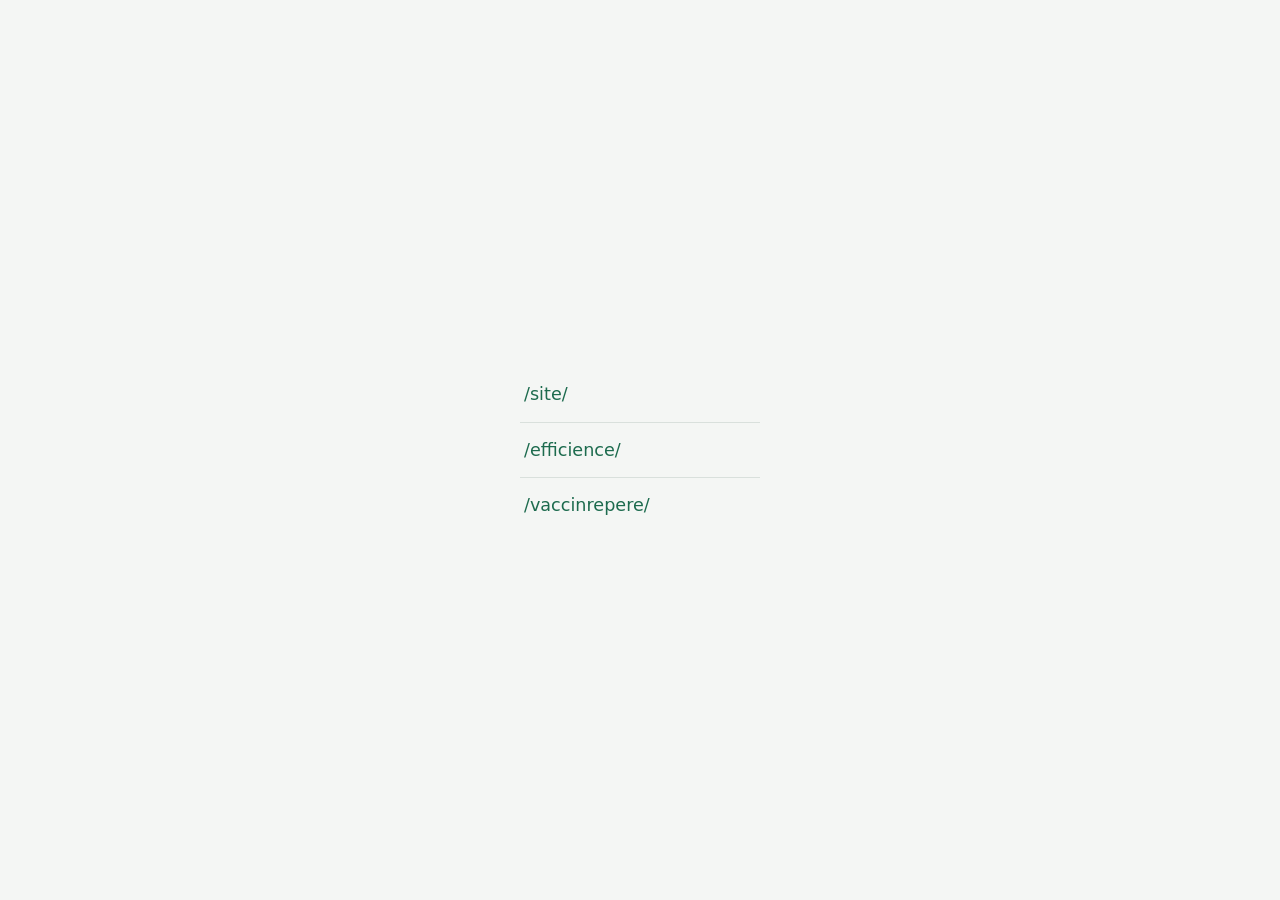
<file: index.html>
<!DOCTYPE html>
<html lang="fr">
<head>
<meta charset="utf-8">
<meta name="viewport" content="width=device-width, initial-scale=1">
<title>bbertrand-pharm</title>
<style>
  :root { --bg: #f4f6f4; --ink: #15211d; --accent: #1d6b4e; --line: #d9e0dc; }
  @media (prefers-color-scheme: dark) { :root { --bg: #0f1614; --ink: #e4ebe7; --accent: #6cc39d; --line: #26332f; } }
  body { margin: 0; min-height: 100vh; display: grid; place-items: center; background: var(--bg); color: var(--ink); font: 1.1rem/1.5 system-ui, -apple-system, "Segoe UI", sans-serif; }
  ul { list-style: none; margin: 0; padding: 0; min-width: 240px; }
  li + li { border-top: 1px solid var(--line); }
  a { display: block; padding: 14px 4px; color: var(--accent); text-decoration: none; font-weight: 500; }
  a:hover, a:focus-visible { text-decoration: underline; }
</style>
</head>
<body>
<ul>
  <li><a href="site/">/site/</a></li>
  <li><a href="efficience/">/efficience/</a></li>
  <li><a href="vaccinrepere/">/vaccinrepere/</a></li>
</ul>
</body>
</html>
</file>
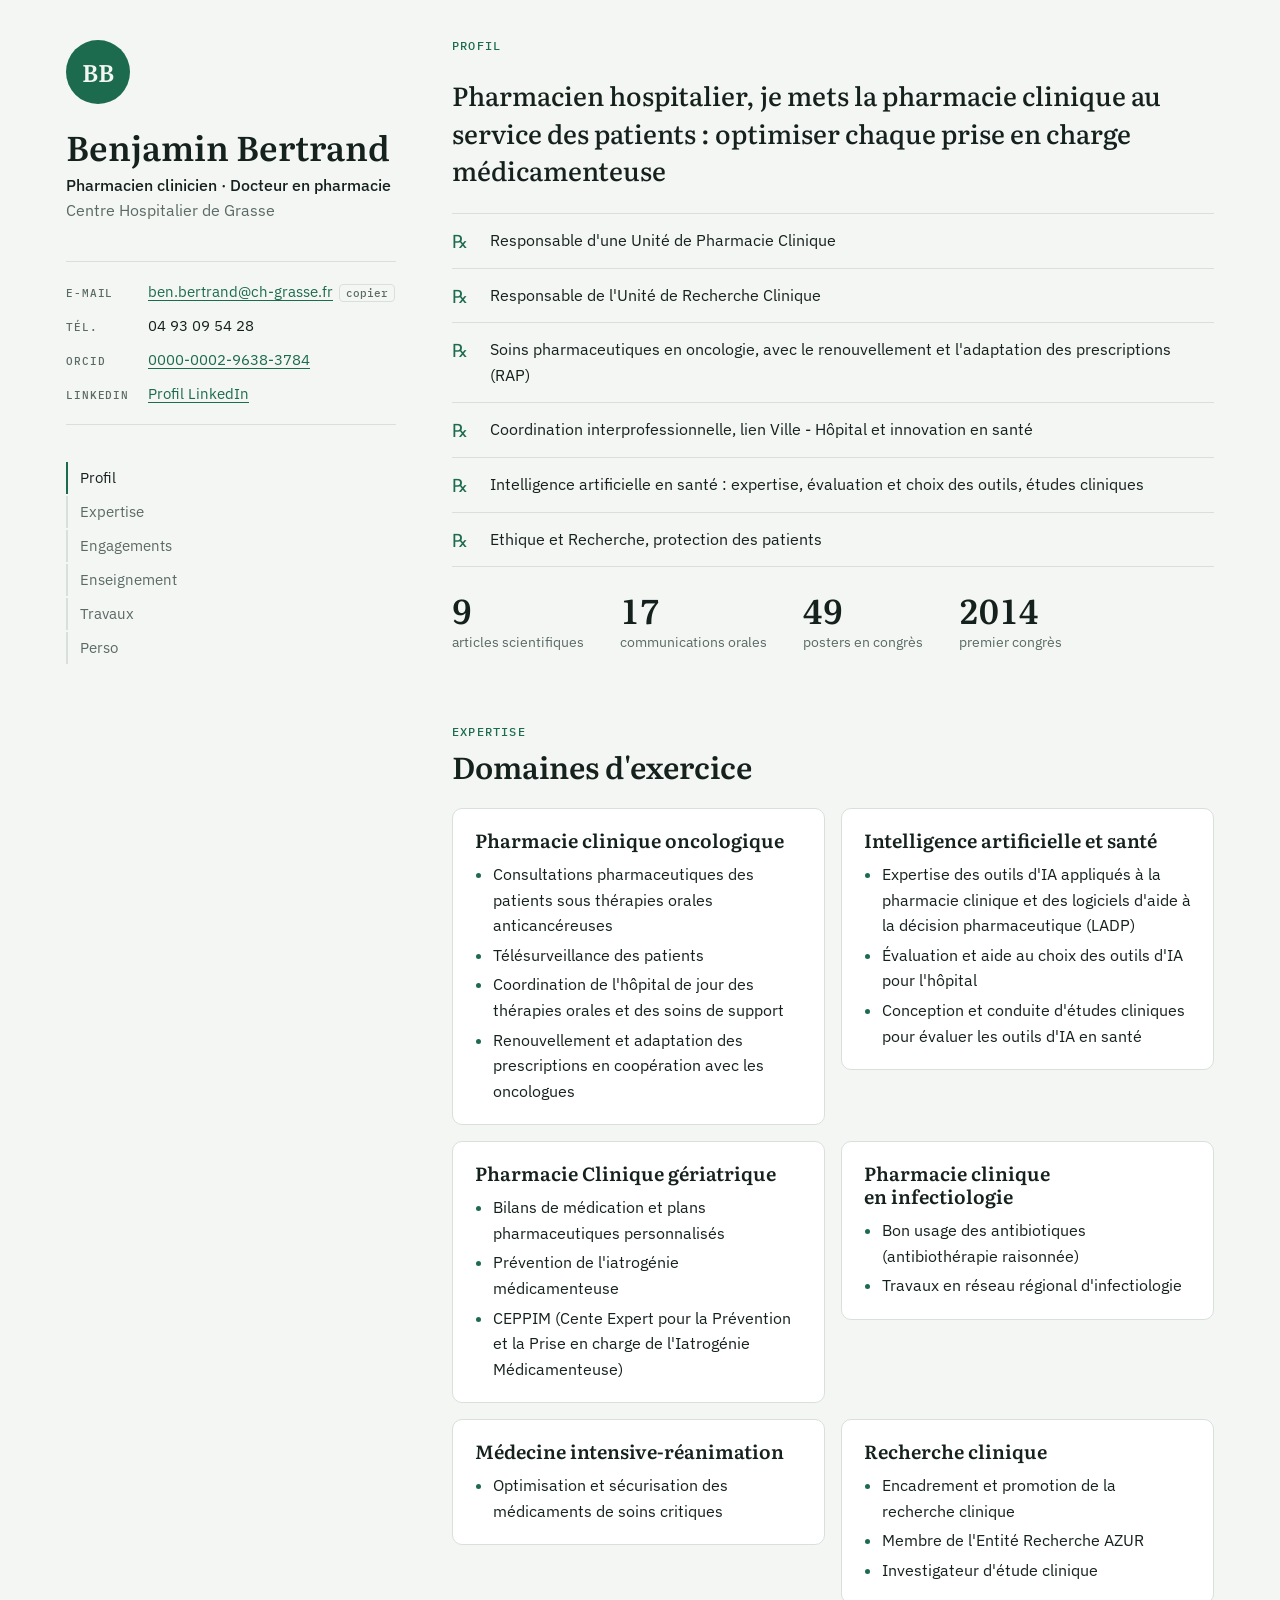
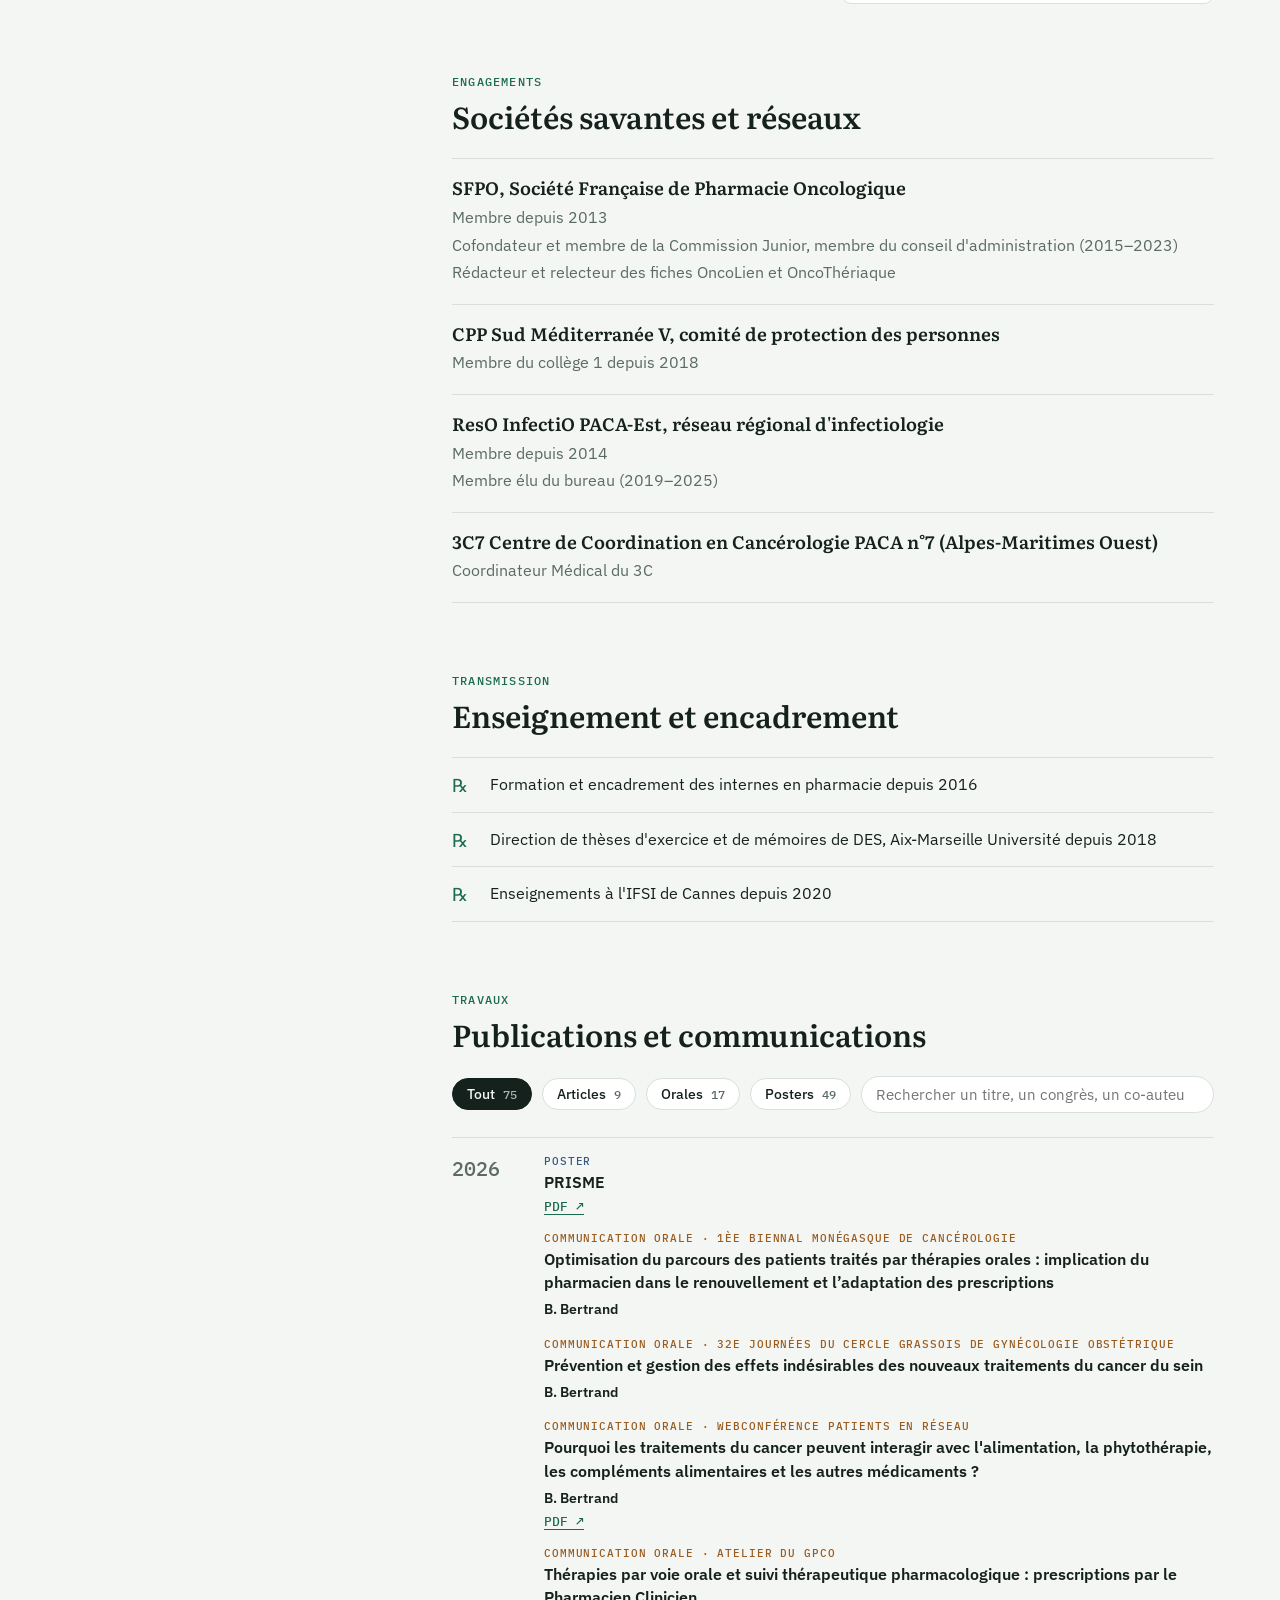
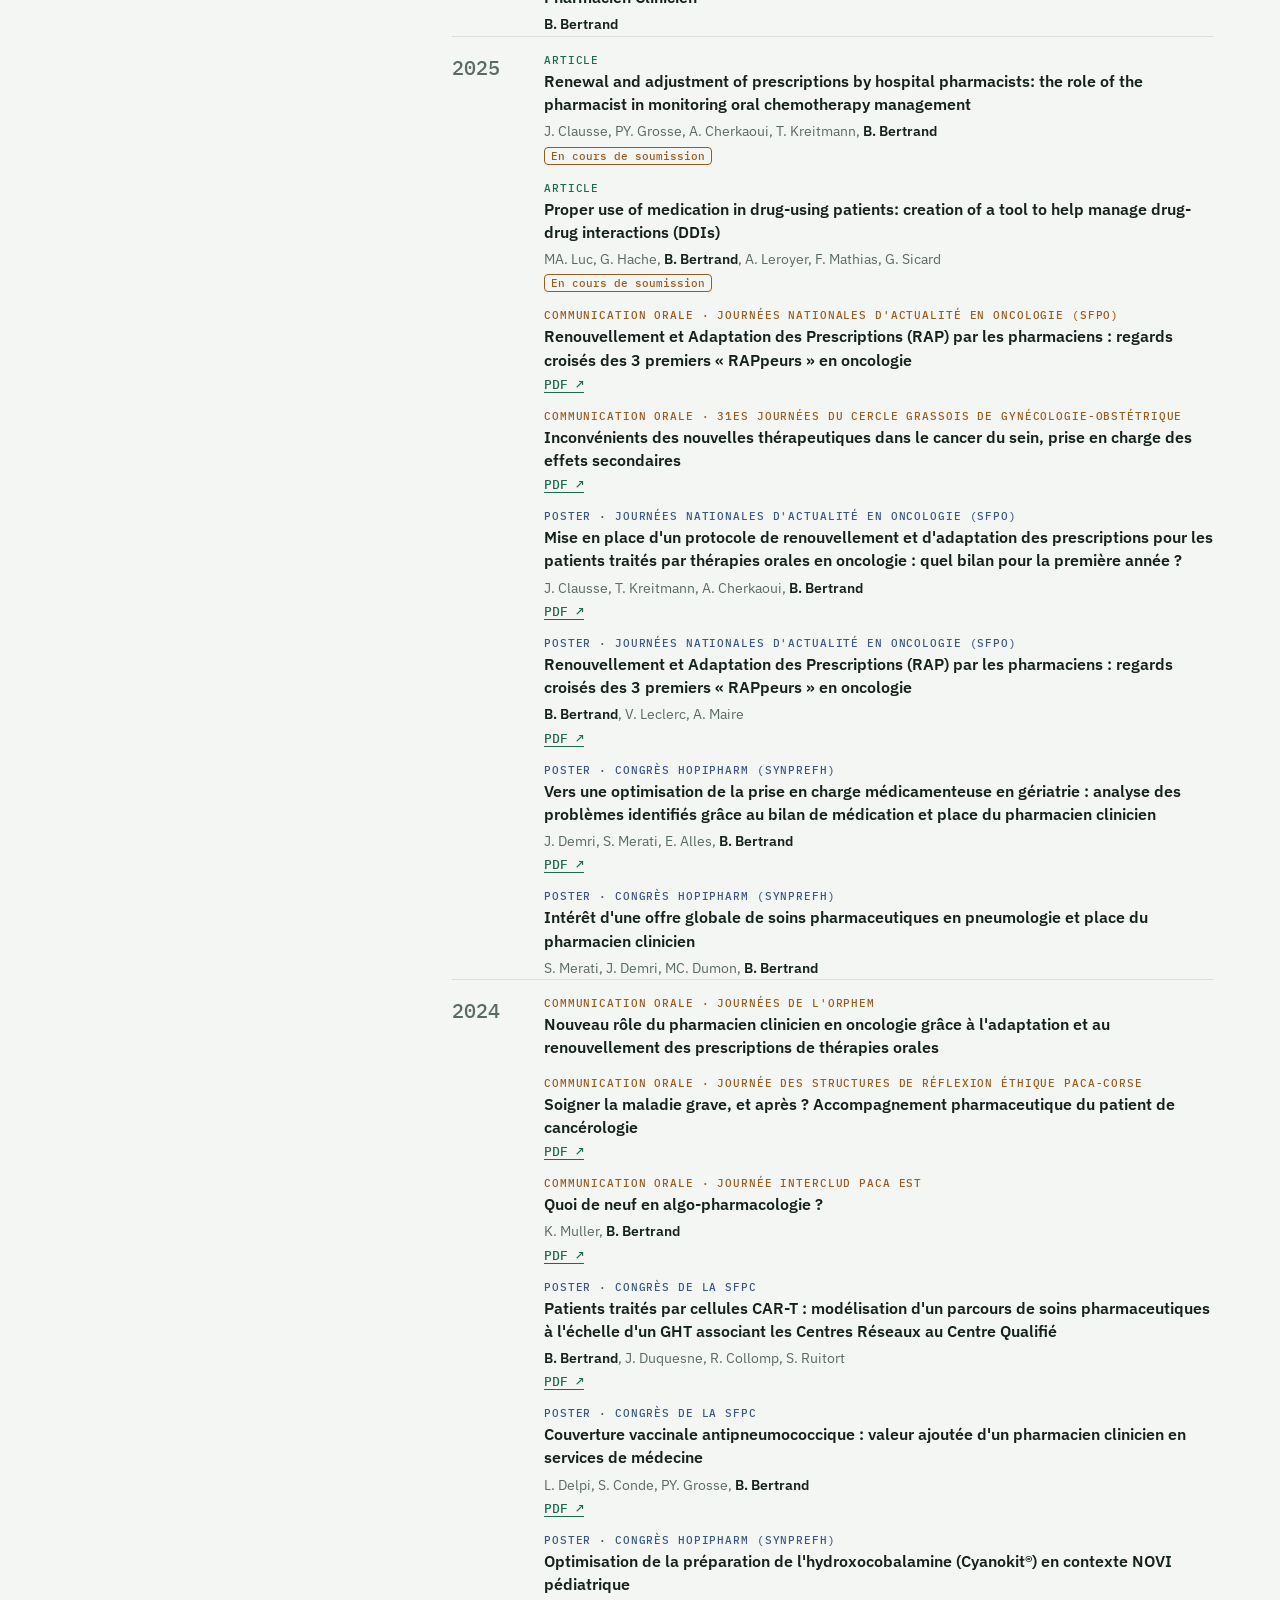
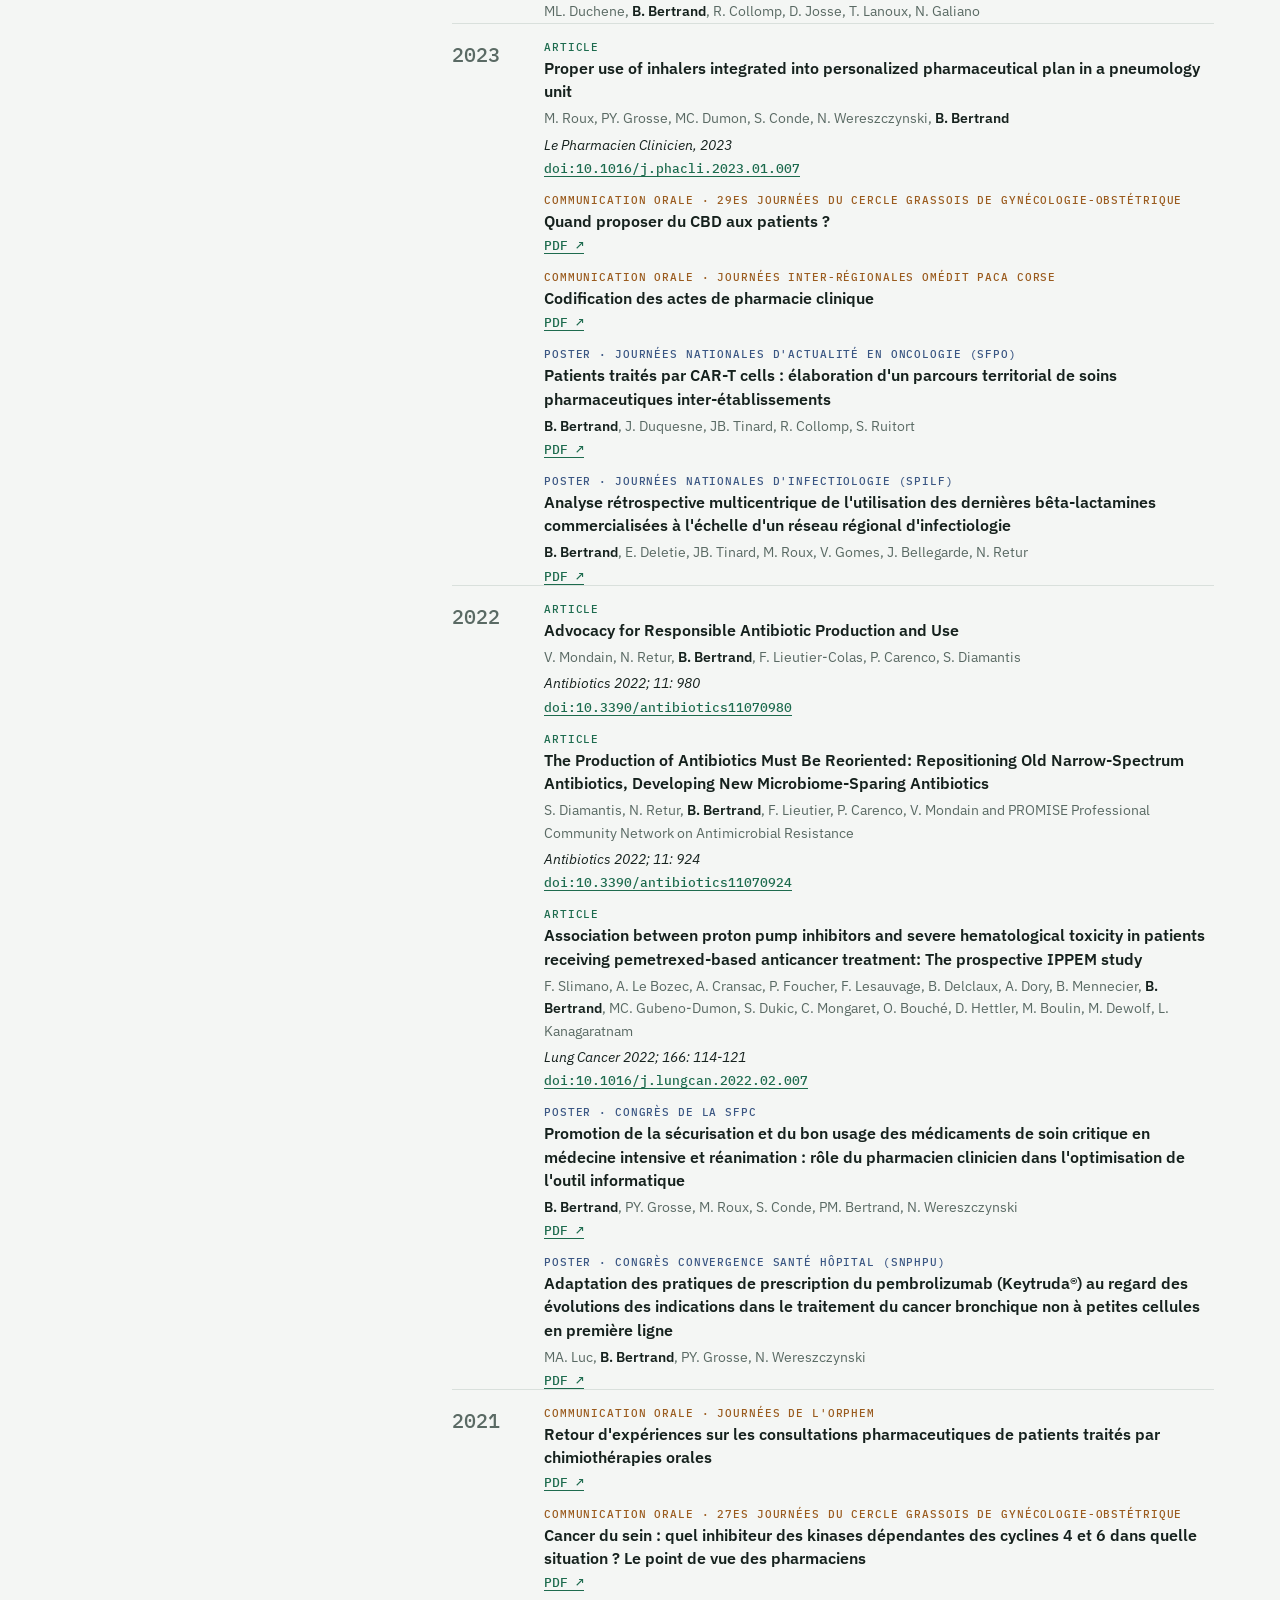
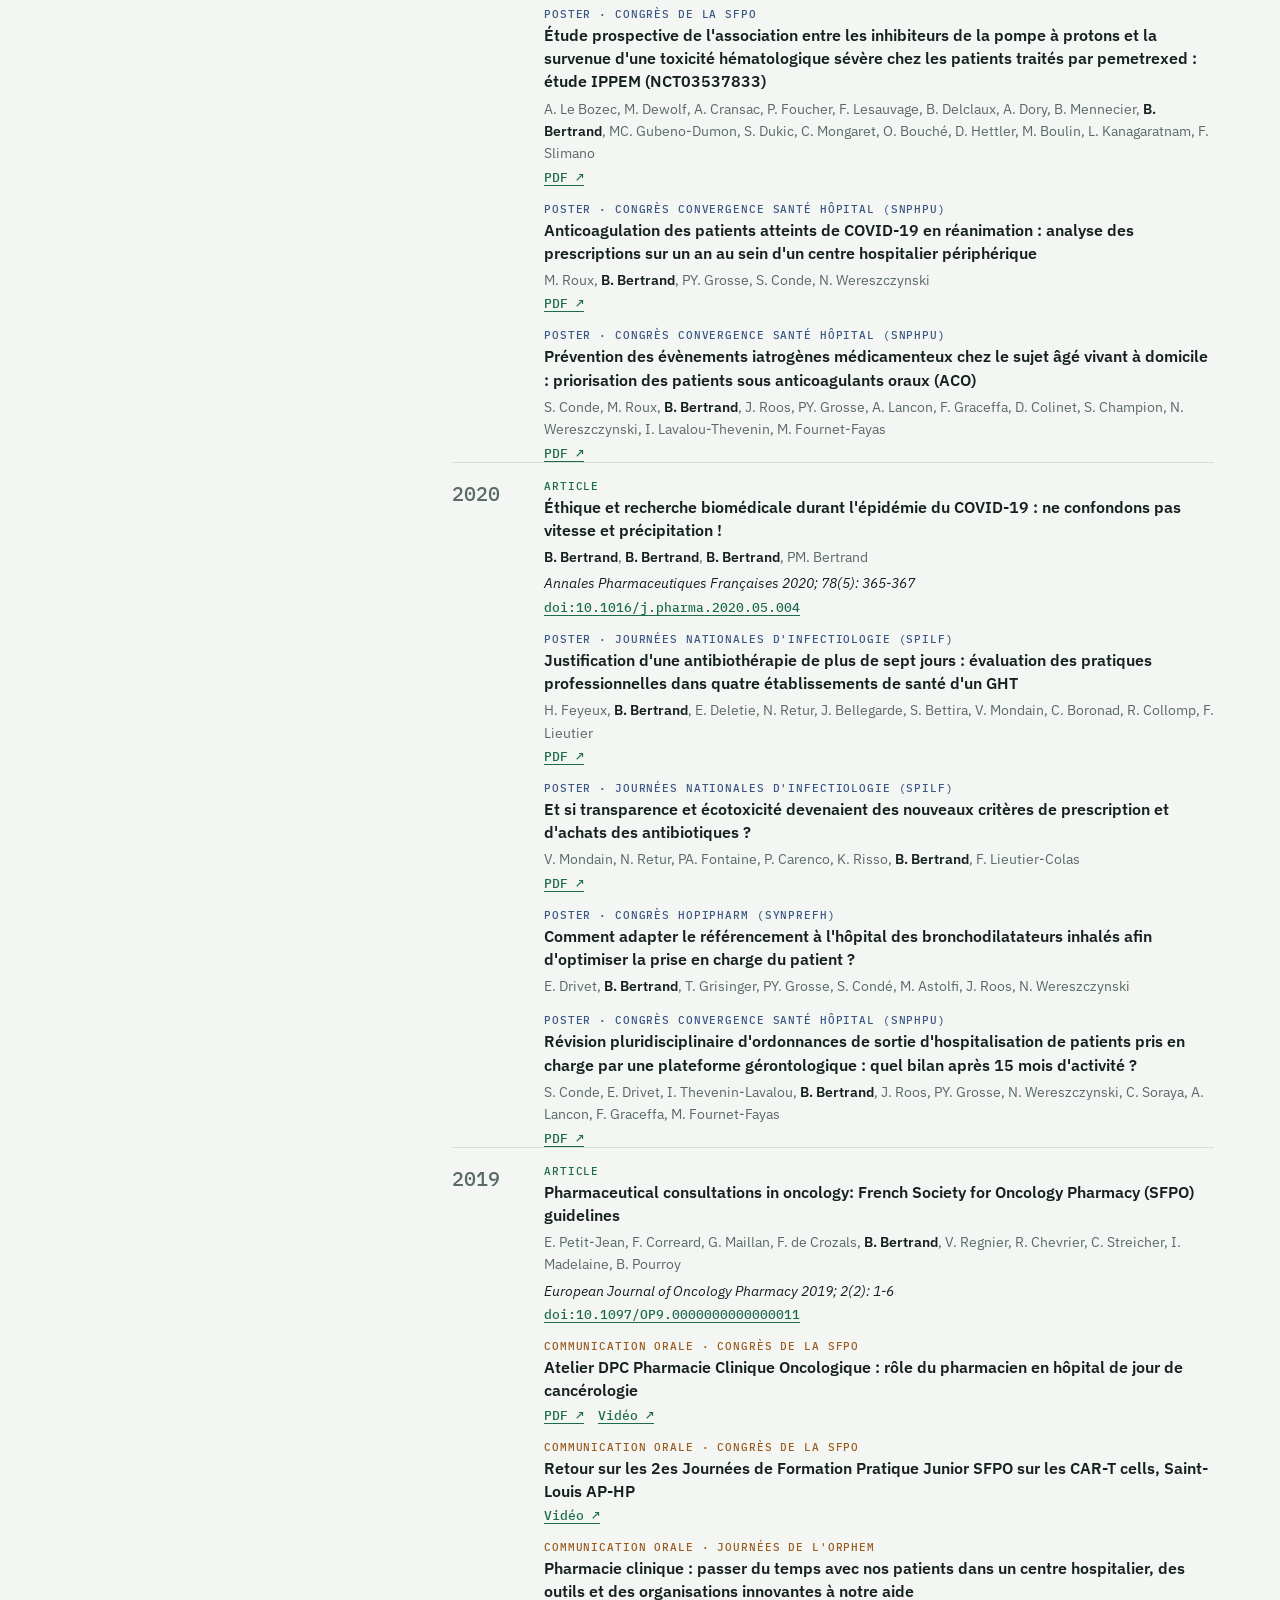
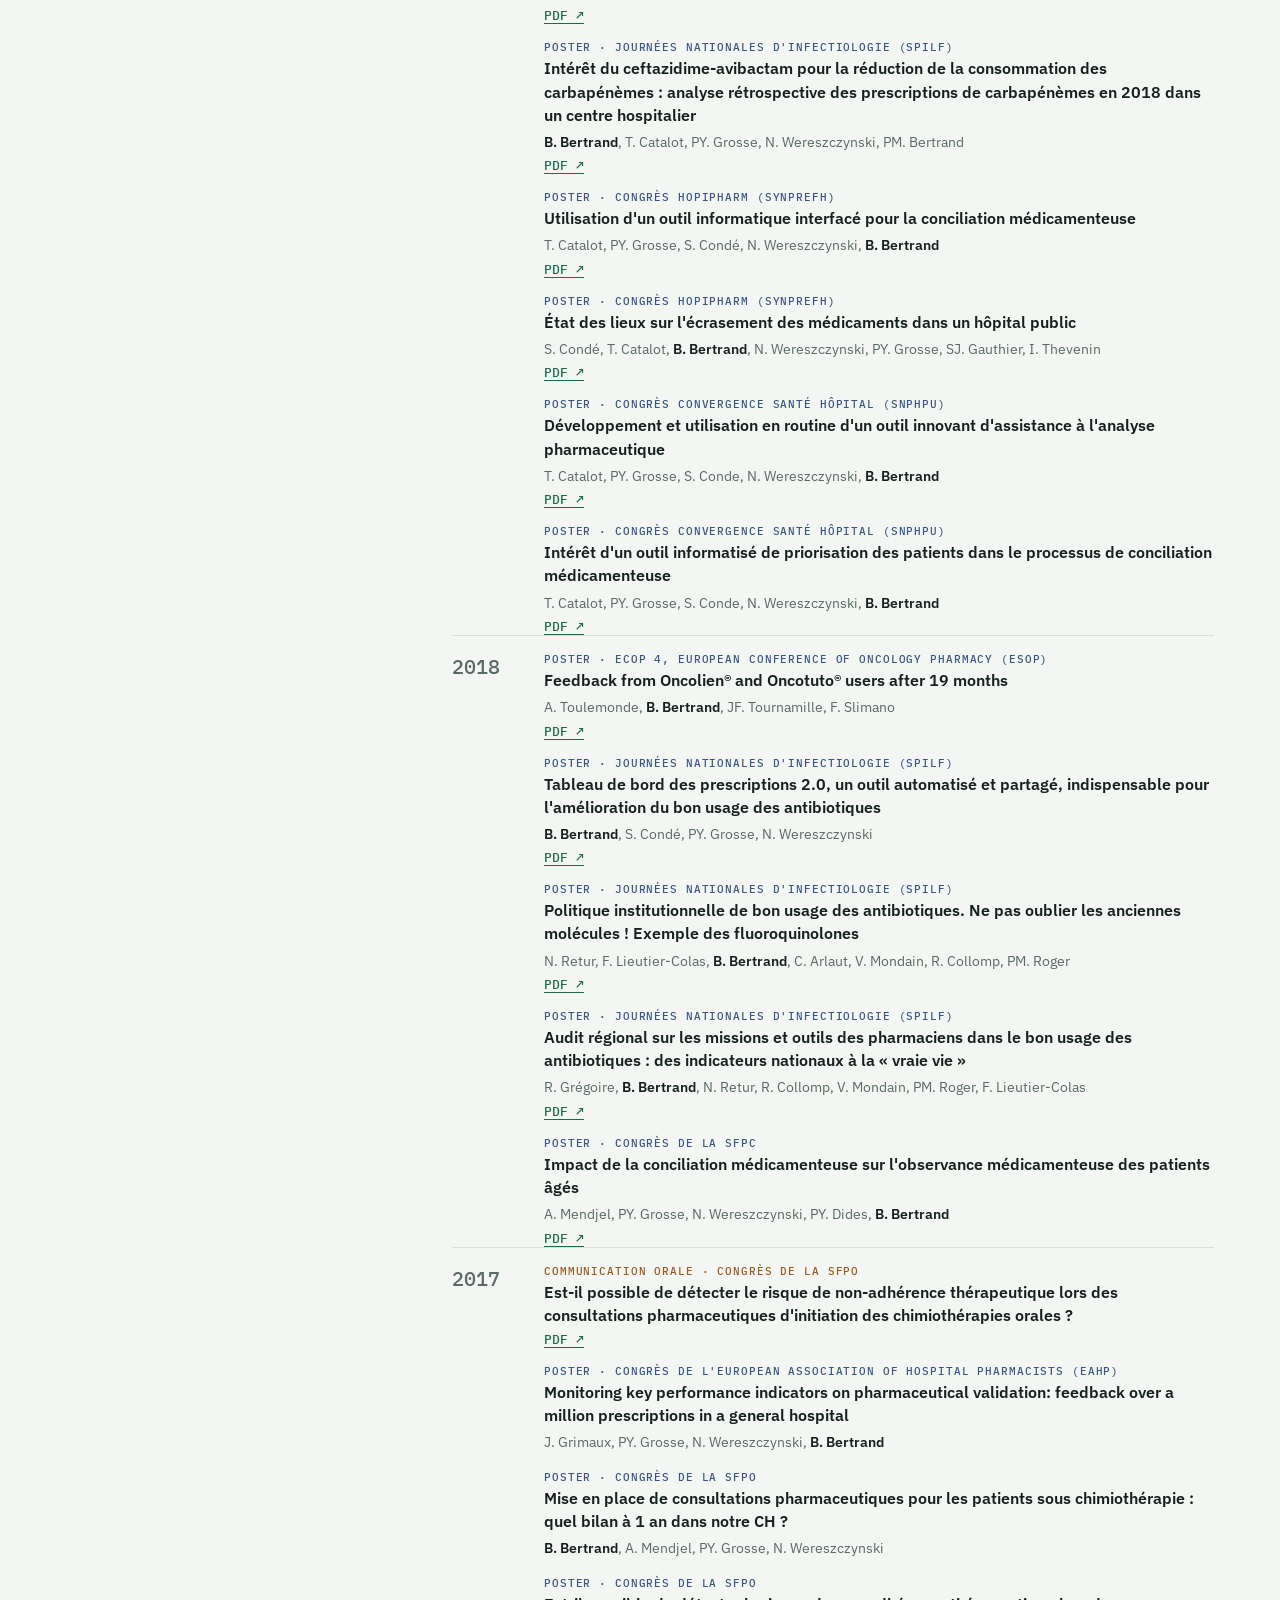
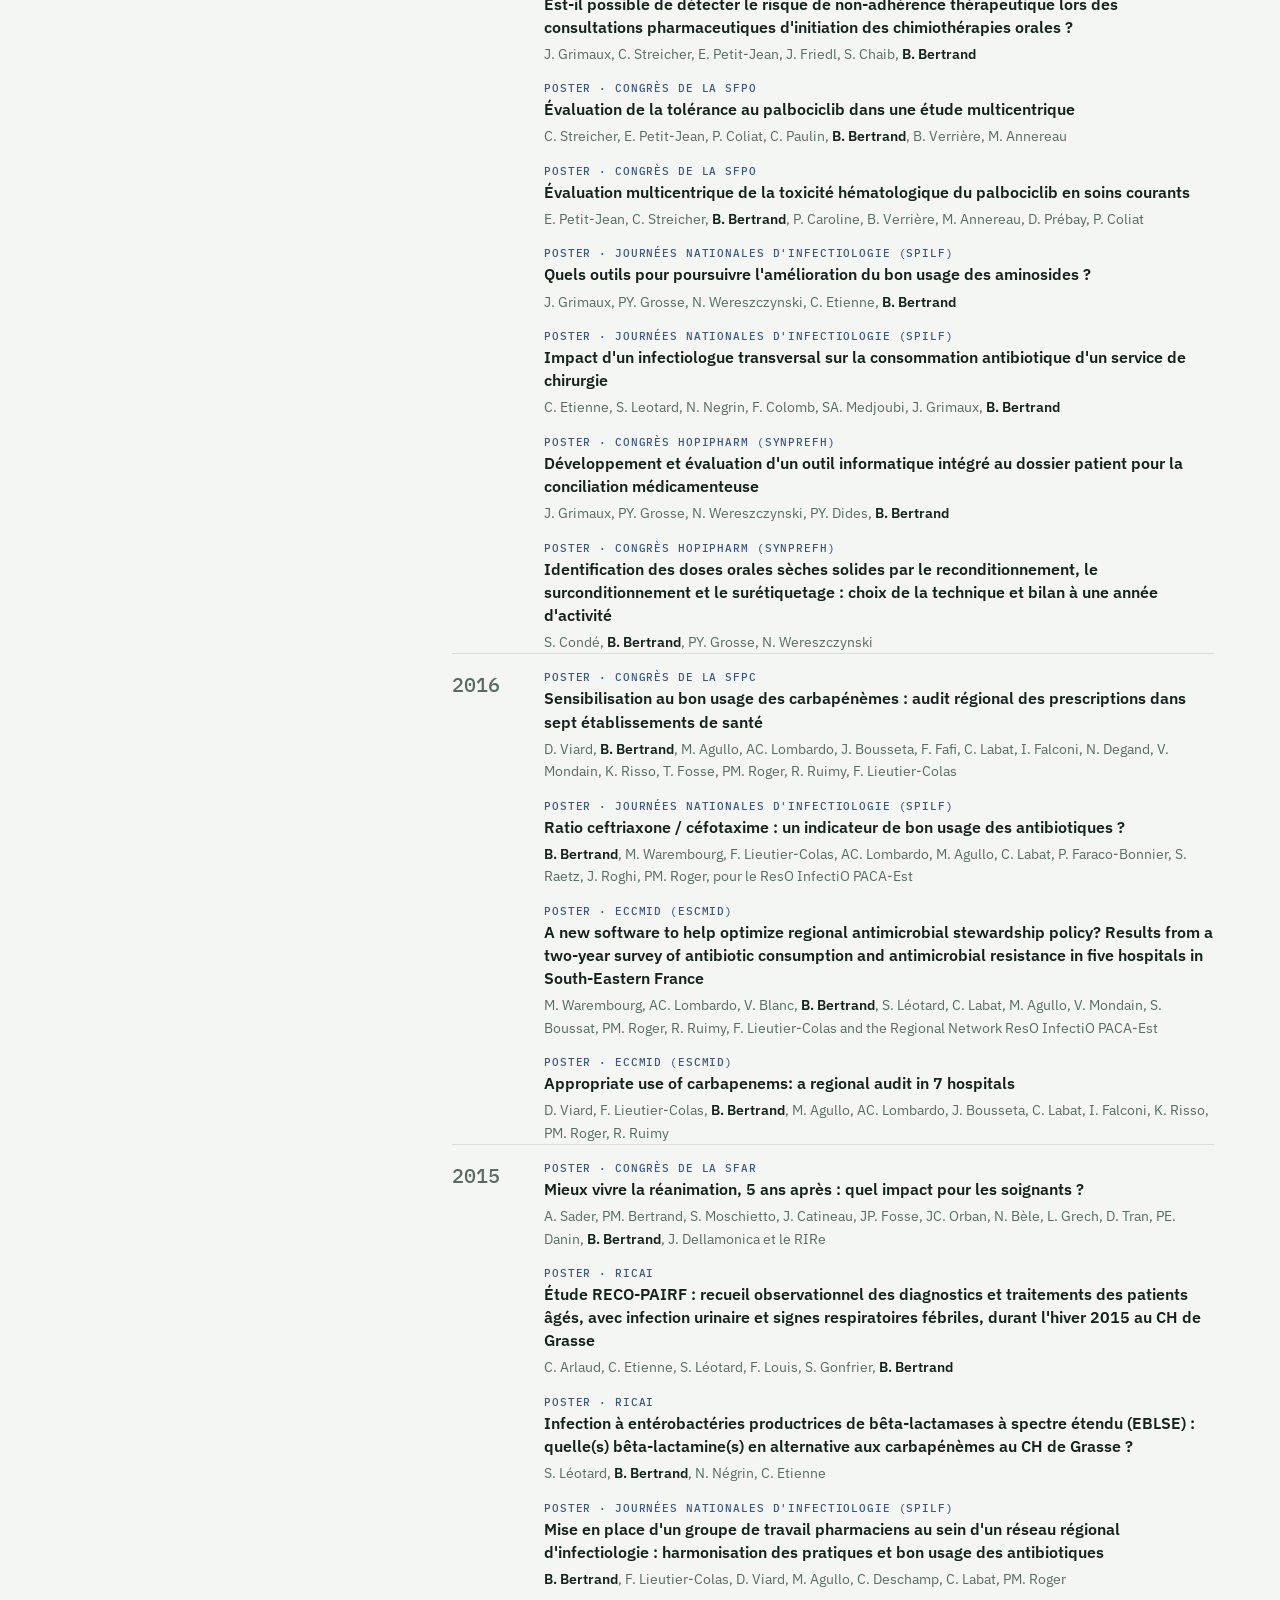
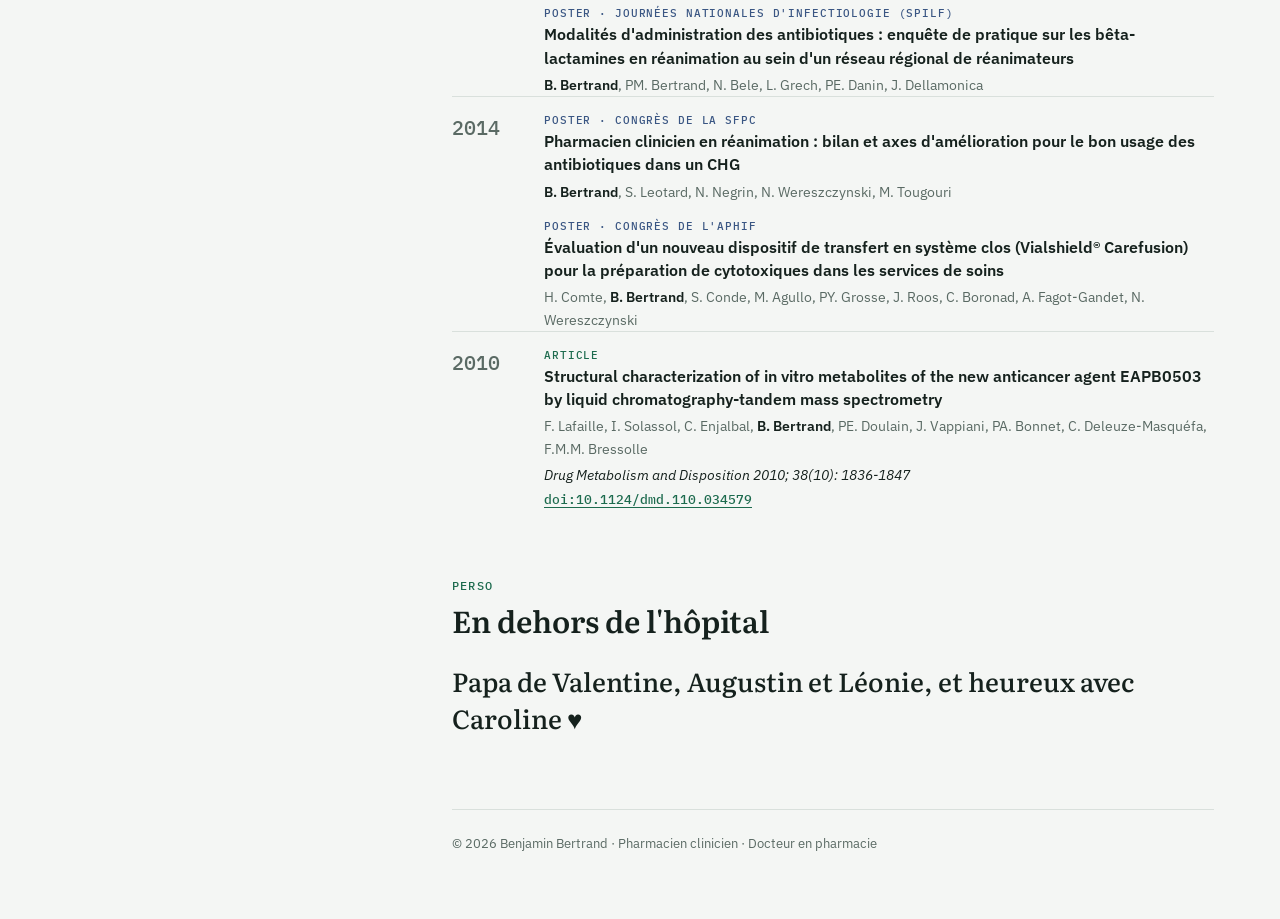
<file: site/index.html>
<!doctype html>
<html lang="fr">
<head>
<meta charset="utf-8">
<meta name="viewport" content="width=device-width, initial-scale=1, viewport-fit=cover">
<!-- page:start -->
<title>Benjamin Bertrand</title>
<meta name="claude:viewport-fit-sides" content="cover">
<meta name="description" content="Benjamin Bertrand, pharmacien clinicien au Centre Hospitalier de Grasse : oncologie, gériatrie, infectiologie, intelligence artificielle en santé. Parcours, engagements et travaux scientifiques.">
<link rel="preconnect" href="https://fonts.googleapis.com">
<link rel="preconnect" href="https://fonts.gstatic.com" crossorigin>
<link rel="stylesheet" href="https://fonts.googleapis.com/css2?family=IBM+Plex+Mono:wght@400;500&family=IBM+Plex+Sans:ital,wght@0,400;0,500;0,600;1,400&family=Literata:opsz,wght@7..72,500;7..72,600&display=swap">
<style>
/* Layout: identité fixe à gauche (fiche praticien), contenu qui défile à droite ; empilé sur mobile. */
:root {
  --bg: #f4f6f4;
  --surface: #ffffff;
  --ink: #15211d;
  --muted: #5a6a64;
  --line: #d9e0dc;
  --accent: #1d6b4e;
  --accent-soft: #e2efe8;
  --oral: #9a5b1e;
  --poster: #3a5683;
  --display: "Literata", Georgia, "Times New Roman", serif;
  --body: "IBM Plex Sans", system-ui, -apple-system, "Segoe UI", sans-serif;
  --mono: "IBM Plex Mono", ui-monospace, "SFMono-Regular", Menlo, monospace;
}
@media (prefers-color-scheme: dark) {
  :root:not([data-theme="light"]) {
    --bg: #0f1614; --surface: #16201d; --ink: #e4ebe7; --muted: #94a59e; --line: #26332f;
    --accent: #6cc39d; --accent-soft: #1b2e27; --oral: #e0a466; --poster: #93b0e0; color-scheme: dark;
  }
}
:root[data-theme="dark"] {
  --bg: #0f1614; --surface: #16201d; --ink: #e4ebe7; --muted: #94a59e; --line: #26332f;
  --accent: #6cc39d; --accent-soft: #1b2e27; --oral: #e0a466; --poster: #93b0e0; color-scheme: dark;
}
* { box-sizing: border-box; }
html { scroll-behavior: smooth; }
@media (prefers-reduced-motion: reduce) { html { scroll-behavior: auto; } }
body {
  margin: 0; background: var(--bg); color: var(--ink);
  font: 400 16px/1.6 var(--body);
  -webkit-font-smoothing: antialiased;
}
a { color: var(--accent); text-underline-offset: 3px; }
a:focus-visible, button:focus-visible, input:focus-visible { outline: 2px solid var(--accent); outline-offset: 2px; border-radius: 4px; }
h1, h2, h3 { font-family: var(--display); font-weight: 600; text-wrap: balance; margin: 0; line-height: 1.2; }

.wrap {
  max-width: 1180px; margin: 0 auto;
  padding-left: max(16px, env(safe-area-inset-left, 0px));
  padding-right: max(16px, env(safe-area-inset-right, 0px));
  padding-block: 40px 64px;
  display: grid; grid-template-columns: 330px minmax(0, 1fr); gap: 56px; align-items: start;
}
@media (max-width: 880px) { .wrap { grid-template-columns: minmax(0, 1fr); gap: 32px; padding-block: 24px 48px; } }

/* Fiche d'identité */
.id { position: sticky; top: calc(24px + env(safe-area-inset-top, 0px)); display: grid; gap: 22px; }
@media (max-width: 880px) { .id { position: static; } }
.monogram {
  width: 64px; height: 64px; border-radius: 50%; display: grid; place-items: center;
  background: var(--accent); color: var(--bg); font: 600 24px/1 var(--display); letter-spacing: .02em;
}
.id h1 { font-size: 34px; }
.role { margin: 6px 0 0; color: var(--muted); }
.role strong { color: var(--ink); font-weight: 500; display: block; }
.contact { display: grid; gap: 10px; padding: 18px 0; border-block: 1px solid var(--line); font-size: 15px; }
.contact div { display: grid; grid-template-columns: 74px minmax(0, 1fr); gap: 8px; align-items: baseline; }
.contact dt { font: 500 11px/1.4 var(--mono); text-transform: uppercase; letter-spacing: .08em; color: var(--muted); }
.contact dd { margin: 0; overflow-wrap: anywhere; }
.copy { font: 500 11px var(--mono); background: none; border: 1px solid var(--line); color: var(--muted); border-radius: 4px; padding: 1px 6px; margin-left: 6px; cursor: pointer; }
.copy:hover { color: var(--accent); border-color: var(--accent); }
nav.toc { display: grid; gap: 2px; }
nav.toc a { color: var(--muted); text-decoration: none; padding: 4px 0 4px 12px; border-left: 2px solid var(--line); font-size: 15px; }
nav.toc a:hover, nav.toc a.on { color: var(--ink); border-left-color: var(--accent); }
@media (max-width: 880px) { nav.toc { display: flex; flex-wrap: wrap; gap: 8px; } nav.toc a { border: 1px solid var(--line); border-radius: 99px; padding: 4px 12px; } }

/* Contenu */
main { display: grid; gap: 72px; min-width: 0; }
section { display: grid; gap: 24px; scroll-margin-top: 24px; }
.eyebrow { font: 500 12px/1 var(--mono); text-transform: uppercase; letter-spacing: .1em; color: var(--accent); }
section > header { display: grid; gap: 10px; }
section h2 { font-size: 30px; }
.lead { font: 500 clamp(21px, 2.4vw, 26px)/1.45 var(--display); margin: 0; max-width: 34em; }
.axes { list-style: none; padding: 0; margin: 0; display: grid; gap: 0; border-top: 1px solid var(--line); }
.axes li { padding: 14px 0; border-bottom: 1px solid var(--line); display: grid; grid-template-columns: 28px minmax(0, 1fr); gap: 10px; }
.axes li::before { content: "℞"; font-family: var(--display); color: var(--accent); font-size: 18px; line-height: 1.4; }

.stats { display: flex; flex-wrap: wrap; gap: 12px 36px; }
.stat b { display: block; font: 600 34px/1.1 var(--display); font-variant-numeric: tabular-nums; }
.stat span { color: var(--muted); font-size: 14px; }

.grid2 { display: grid; grid-template-columns: repeat(2, minmax(0, 1fr)); gap: 16px; align-items: start; }
@media (max-width: 640px) { .grid2 { grid-template-columns: minmax(0, 1fr); } }
.card { background: var(--surface); border: 1px solid var(--line); border-radius: 10px; padding: 20px 22px; display: grid; gap: 10px; align-content: start; }
.card h3 { font-size: 19px; }
.card ul { margin: 0; padding-left: 18px; display: grid; gap: 4px; color: var(--ink); }
.card li::marker { color: var(--accent); }

.engage { display: grid; gap: 0; border-top: 1px solid var(--line); }
.engage article { padding: 18px 0; border-bottom: 1px solid var(--line); display: grid; gap: 6px; }
.engage h3 { font-size: 18px; }
.engage h3 a { color: var(--ink); text-decoration: none; }
.engage h3 a:hover { color: var(--accent); text-decoration: underline; }
.engage ul { margin: 0; padding: 0; list-style: none; color: var(--muted); display: grid; gap: 2px; }

/* Travaux */
.tools { display: flex; flex-wrap: wrap; gap: 10px; align-items: center; }
.chip { font: 500 14px var(--body); border: 1px solid var(--line); background: var(--surface); color: var(--ink); padding: 6px 14px; border-radius: 99px; cursor: pointer; display: inline-flex; gap: 8px; align-items: center; }
.chip .n { font: 500 12px var(--mono); color: var(--muted); }
.chip[aria-pressed="true"] { background: var(--ink); color: var(--bg); border-color: var(--ink); }
.chip[aria-pressed="true"] .n { color: var(--bg); opacity: .7; }
.search { flex: 1 1 220px; min-width: 0; font: 15px var(--body); padding: 8px 14px; border: 1px solid var(--line); border-radius: 99px; background: var(--surface); color: var(--ink); }
.year { display: grid; grid-template-columns: 76px minmax(0, 1fr); gap: 16px; padding-top: 18px; border-top: 1px solid var(--line); }
@media (max-width: 560px) { .year { grid-template-columns: minmax(0, 1fr); gap: 6px; } }
.year > h3 { font: 500 20px/1.3 var(--mono); color: var(--muted); font-variant-numeric: tabular-nums; }
.items { display: grid; gap: 18px; min-width: 0; }
.item { display: grid; gap: 4px; min-width: 0; }
.tag { font: 500 11px/1 var(--mono); text-transform: uppercase; letter-spacing: .08em; }
.tag.article { color: var(--accent); } .tag.oral { color: var(--oral); } .tag.poster { color: var(--poster); }
.item .t { font-weight: 600; line-height: 1.45; }
.item .a { color: var(--muted); font-size: 14px; }
.item .a mark { background: none; color: var(--ink); font-weight: 600; }
.item .s { font-size: 14px; font-style: italic; }
.links { display: flex; flex-wrap: wrap; gap: 6px 14px; font: 500 13px var(--mono); }
.status { font: 500 11px var(--mono); color: var(--oral); border: 1px solid currentColor; border-radius: 4px; padding: 1px 6px; justify-self: start; }
.empty { color: var(--muted); }

footer { color: var(--muted); font-size: 13px; padding-top: 24px; border-top: 1px solid var(--line); }
</style>
</head>
<body>
<div class="wrap">
  <aside class="id">
    <div class="monogram" aria-hidden="true">BB</div>
    <div>
      <h1 id="nom">Benjamin Bertrand</h1>
      <p class="role"><strong id="titre"></strong><span id="etab"></span></p>
    </div>
    <dl class="contact" id="contact"></dl>
    <nav class="toc" aria-label="Sections">
      <a href="#profil">Profil</a>
      <a href="#expertise">Expertise</a>
      <a href="#engagements">Engagements</a>
      <a href="#enseignement">Enseignement</a>
      <a href="#travaux">Travaux</a>
      <a href="#perso">Perso</a>
    </nav>
  </aside>

  <main>
    <section id="profil">
      <header><span class="eyebrow">Profil</span></header>
      <p class="lead" id="accroche"></p>
      <ul class="axes" id="axes"></ul>
      <div class="stats" id="stats"></div>
    </section>

    <section id="expertise">
      <header><span class="eyebrow">Expertise</span><h2>Domaines d'exercice</h2></header>
      <div class="grid2" id="expertises"></div>
    </section>

    <section id="engagements">
      <header><span class="eyebrow">Engagements</span><h2>Sociétés savantes et réseaux</h2></header>
      <div class="engage" id="engage"></div>
    </section>

    <section id="enseignement">
      <header><span class="eyebrow">Transmission</span><h2>Enseignement et encadrement</h2></header>
      <ul class="axes" id="enseign"></ul>
    </section>

    <section id="travaux">
      <header><span class="eyebrow">Travaux</span><h2>Publications et communications</h2></header>
      <div class="tools">
        <div class="tools" id="filters" role="group" aria-label="Type de travaux"></div>
        <input class="search" id="q" type="search" placeholder="Rechercher un titre, un congrès, un co-auteur…" aria-label="Rechercher dans les travaux">
      </div>
      <div id="list"></div>
    </section>

    <section id="perso">
      <header><span class="eyebrow">Perso</span><h2 id="perso-titre"></h2></header>
      <p class="lead" id="perso-texte"></p>
    </section>

    <footer id="foot"></footer>
  </main>
</div>

<script>
(function () {
  var TYPES = { article: "Article", oral: "Communication orale", poster: "Poster" };
  var FILTERS = [["tous", "Tout"], ["article", "Articles"], ["oral", "Orales"], ["poster", "Posters"]];
  var state = { type: "tous", q: "" };
  var travaux = [];

  function el(tag, attrs, kids) {
    var n = document.createElement(tag);
    for (var k in (attrs || {})) {
      if (k === "text") n.textContent = attrs[k]; else n.setAttribute(k, attrs[k]);
    }
    (kids || []).forEach(function (c) { if (c) n.appendChild(c); });
    return n;
  }
  function $(id) { return document.getElementById(id); }
  function norm(s) { return (s || "").normalize("NFD").replace(/[̀-ͯ]/g, "").toLowerCase(); }

  function renderProfil(p) {
    $("nom").textContent = p.nom;
    $("titre").textContent = p.titre;
    $("etab").textContent = p.etablissement;
    $("accroche").textContent = p.accroche;
    p.axes.forEach(function (a) { $("axes").appendChild(el("li", { text: a })); });

    var c = p.contact, dl = $("contact");
    function row(label, node) { dl.appendChild(el("div", {}, [el("dt", { text: label }), el("dd", {}, [node])])); }
    if (c.email) {
      var dd = el("span", {}, [el("a", { href: "mailto:" + c.email, text: c.email })]);
      var b = el("button", { class: "copy", type: "button", text: "copier" });
      b.addEventListener("click", function () {
        var done = function () { b.textContent = "copié"; setTimeout(function () { b.textContent = "copier"; }, 1500); };
        try { navigator.clipboard.writeText(c.email).then(done, function () {}); } catch (e) {}
      });
      dd.appendChild(b);
      row("E-mail", dd);
    }
    if (c.telephone) row("Tél.", el("span", { text: c.telephone }));
    if (c.orcid) row("ORCID", el("a", { href: c.orcid, target: "_blank", rel: "noopener", text: c.orcid.replace(/^https?:\/\/orcid\.org\//, "") }));
    if (c.linkedin) row("LinkedIn", el("a", { href: c.linkedin, target: "_blank", rel: "noopener", text: "Profil LinkedIn" }));

    p.expertises.forEach(function (x) {
      $("expertises").appendChild(el("div", { class: "card" }, [
        el("h3", { text: x.domaine }),
        el("ul", {}, x.points.map(function (t) { return el("li", { text: t }); }))
      ]));
    });
    p.engagements.forEach(function (g) {
      var h = el("h3", {}, [g.url ? el("a", { href: g.url, target: "_blank", rel: "noopener", text: g.organisation }) : document.createTextNode(g.organisation)]);
      $("engage").appendChild(el("article", {}, [h, el("ul", {}, g.roles.map(function (r) { return el("li", { text: r }); }))]));
    });
    p.enseignement.forEach(function (t) { $("enseign").appendChild(el("li", { text: t })); });
    if (p.perso && p.perso.texte) {
      $("perso-titre").textContent = p.perso.titre || "";
      $("perso-texte").textContent = p.perso.texte;
    } else {
      $("perso").hidden = true;
      document.querySelector('nav.toc a[href="#perso"]').hidden = true;
    }
    $("foot").textContent = "© " + new Date().getFullYear() + " " + p.nom + " · " + p.titre;
  }

  function renderStats() {
    var n = { article: 0, oral: 0, poster: 0 };
    travaux.forEach(function (t) { n[t.type]++; });
    var since = Math.min.apply(null, travaux.filter(function (t) { return t.type !== "article"; }).map(function (t) { return t.annee; }));
    [[n.article, "articles scientifiques"], [n.oral, "communications orales"], [n.poster, "posters en congrès"], [since, "premier congrès"]]
      .forEach(function (s) { $("stats").appendChild(el("div", { class: "stat" }, [el("b", { text: String(s[0]) }), el("span", { text: s[1] })])); });

    FILTERS.forEach(function (f) {
      var count = f[0] === "tous" ? travaux.length : n[f[0]];
      var b = el("button", { class: "chip", type: "button", "aria-pressed": String(f[0] === state.type), "data-type": f[0] },
        [document.createTextNode(f[1]), el("span", { class: "n", text: String(count) })]);
      b.addEventListener("click", function () {
        state.type = f[0];
        document.querySelectorAll("#filters .chip").forEach(function (c) { c.setAttribute("aria-pressed", String(c.dataset.type === state.type)); });
        renderList();
      });
      $("filters").appendChild(b);
    });
  }

  function authors(s) {
    var span = el("span", { class: "a" });
    (s || "").split(/(B\. Bertrand)/).forEach(function (part) {
      span.appendChild(part === "B. Bertrand" ? el("mark", { text: part }) : document.createTextNode(part));
    });
    return span;
  }

  function renderList() {
    var q = norm(state.q), list = $("list");
    list.textContent = "";
    var rows = travaux.filter(function (t) {
      if (state.type !== "tous" && t.type !== state.type) return false;
      if (!q) return true;
      return norm([t.titre, t.auteurs, t.source, t.evenement, t.annee].join(" ")).indexOf(q) !== -1;
    });
    if (!rows.length) { list.appendChild(el("p", { class: "empty", text: "Aucun travail ne correspond à cette recherche." })); return; }
    var byYear = {};
    rows.forEach(function (t) { (byYear[t.annee] = byYear[t.annee] || []).push(t); });
    Object.keys(byYear).sort(function (a, b) { return b - a; }).forEach(function (y) {
      var items = byYear[y].map(function (t) {
        var links = (t.liens || []).map(function (l) { return el("a", { href: l.url, target: "_blank", rel: "noopener", text: l.label + " ↗" }); });
        if (t.doi) links.unshift(el("a", { href: "https://doi.org/" + t.doi, target: "_blank", rel: "noopener", text: "doi:" + t.doi }));
        return el("div", { class: "item" }, [
          el("span", { class: "tag " + t.type, text: TYPES[t.type] + (t.evenement ? " · " + t.evenement : "") }),
          el("span", { class: "t", text: t.titre }),
          t.auteurs ? authors(t.auteurs) : null,
          t.source ? el("span", { class: "s", text: t.source }) : null,
          t.statut ? el("span", { class: "status", text: t.statut }) : null,
          links.length ? el("div", { class: "links" }, links) : null
        ]);
      });
      list.appendChild(el("div", { class: "year" }, [el("h3", { text: y }), el("div", { class: "items" }, items)]));
    });
  }

  $("q").addEventListener("input", function (e) { state.q = e.target.value; renderList(); });

  // Surligne la section visible dans le sommaire
  if ("IntersectionObserver" in window) {
    var links = document.querySelectorAll("nav.toc a");
    var io = new IntersectionObserver(function (entries) {
      entries.forEach(function (en) {
        if (en.isIntersecting) links.forEach(function (a) { a.classList.toggle("on", a.getAttribute("href") === "#" + en.target.id); });
      });
    }, { rootMargin: "-30% 0px -60% 0px" });
    document.querySelectorAll("main section").forEach(function (s) { io.observe(s); });
  }

  Promise.all([
    fetch("data/profil.json").then(function (r) { return r.json(); }),
    fetch("data/travaux.json").then(function (r) { return r.json(); })
  ]).then(function (res) {
    renderProfil(res[0]);
    travaux = res[1].travaux.slice().sort(function (a, b) { return b.annee - a.annee; });
    renderStats();
    renderList();
  }).catch(function () {
    $("list").appendChild(el("p", { class: "empty", text: "Le contenu n'a pas pu être chargé. Rechargez la page." }));
  });
})();
</script>
<!-- page:end -->
</body>
</html>
</file>
